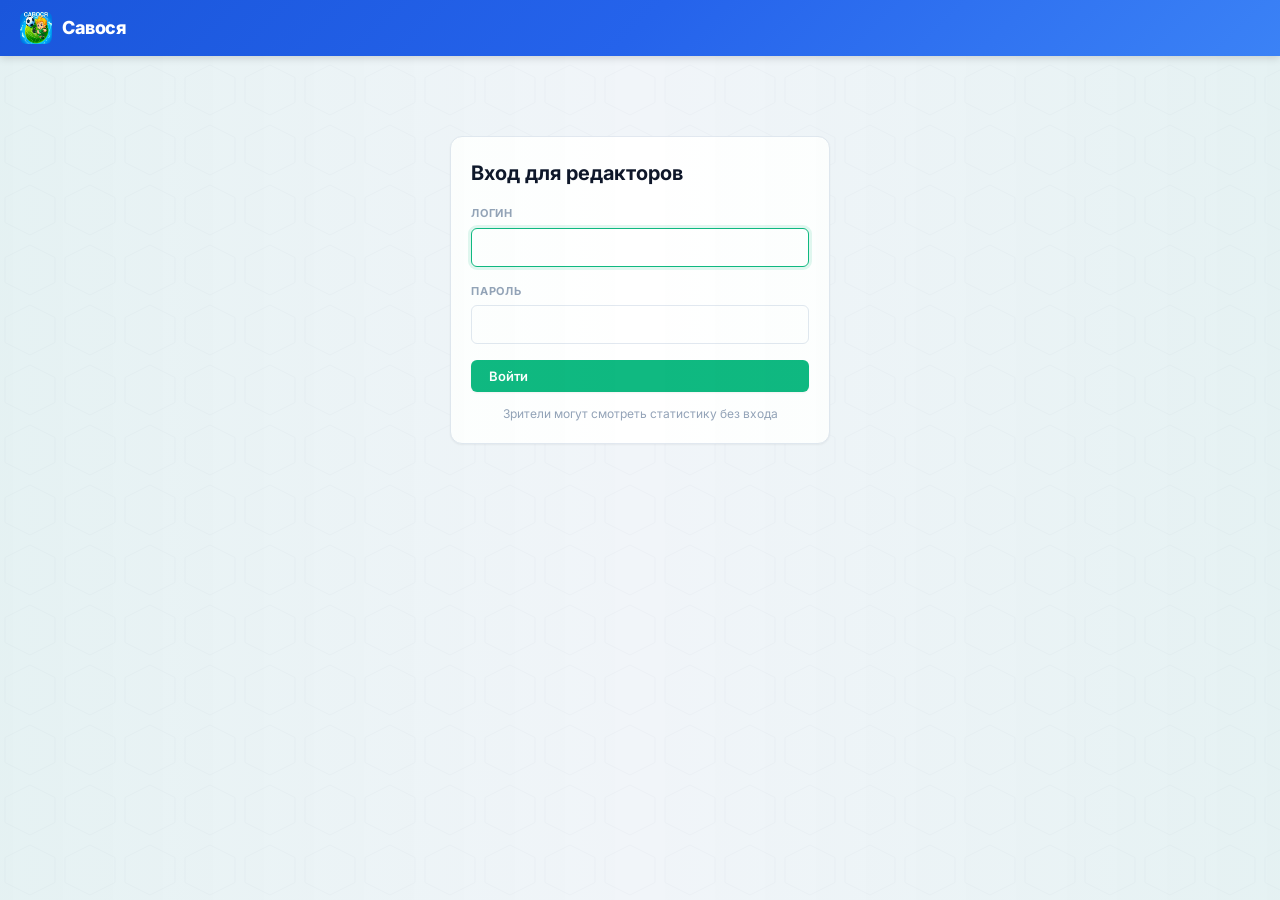
<file: templates/login.html>
<!DOCTYPE html>
<html lang="ru">
<head>
  <meta charset="UTF-8">
  <meta name="viewport" content="width=device-width, initial-scale=1.0">
  <link rel="icon" href="data:image/svg+xml,<svg xmlns='http://www.w3.org/2000/svg' viewBox='0 0 100 100'><text y='.9em' font-size='90'>⚽</text></svg>">
  <title>Вход — Савося</title>
  <link rel="stylesheet" href="/static/style.css">
</head>
<body>
  <div class="header">
    <a href="/" class="header-logo"><img src="/static/logo.png" style="width:32px;height:32px;border-radius:6px" alt=""> <span>Савося</span></a>
  </div>

  <div class="container">
    <div class="login-box">
      <div class="card">
        <h2 style="margin-bottom:16px;font-size:20px">Вход для редакторов</h2>
        <div id="error" class="hidden" style="background:var(--danger-bg);color:var(--danger);padding:8px 12px;border-radius:6px;font-size:13px;margin-bottom:12px"></div>
        <div class="form-group mb-16">
          <label>Логин</label>
          <input class="input" id="username" autocomplete="username" autofocus>
        </div>
        <div class="form-group mb-16">
          <label>Пароль</label>
          <input class="input" id="password" type="password" autocomplete="current-password">
        </div>
        <button class="btn btn-primary w-full" id="loginBtn" onclick="doLogin()">Войти</button>
        <p class="text-sm text-muted" style="margin-top:12px;text-align:center">Зрители могут смотреть статистику без входа</p>
      </div>
    </div>
  </div>

  <script src="/static/app.js"></script>
  <script>
    // If already logged in, redirect
    if (API.isLoggedIn()) window.location.href = "/";

    document.getElementById("password").addEventListener("keydown", e => { if (e.key === "Enter") doLogin(); });

    async function doLogin() {
      const username = document.getElementById("username").value.trim();
      const password = document.getElementById("password").value;
      const errEl = document.getElementById("error");
      errEl.classList.add("hidden");

      if (!username || !password) {
        errEl.textContent = "Заполните оба поля";
        errEl.classList.remove("hidden");
        return;
      }

      try {
        const btn = document.getElementById("loginBtn");
        btn.disabled = true; btn.textContent = "Вход...";
        const data = await API.post("/api/login", { username, password });
        API.login(data.token, { username: data.username, display_name: data.display_name, role: data.role });
        window.location.href = "/";
      } catch (e) {
        errEl.textContent = e.message || "Ошибка входа";
        errEl.classList.remove("hidden");
        const btn = document.getElementById("loginBtn");
        btn.disabled = false; btn.textContent = "Войти";
      }
    }
  </script>
</body>
</html>
</file>
<file: static/style.css>
/* ── Савося — Modern Football UI ── */
@import url('https://fonts.googleapis.com/css2?family=Inter:wght@400;500;600;700;800;900&display=swap');

* { margin: 0; padding: 0; box-sizing: border-box; }

:root {
  --pitch: #10b981;
  --pitch-light: #ecfdf5;
  --pitch-dark: #059669;
  --pitch-deep: #065f46;
  --accent: #f59e0b;
  --accent-light: #fffbeb;
  --bg: #f1f5f9;
  --surface: #ffffff;
  --surface-hover: #f8fafc;
  --border: #e2e8f0;
  --text: #0f172a;
  --text-secondary: #475569;
  --muted: #94a3b8;
  --danger: #ef4444;
  --danger-bg: #fef2f2;
  --win: #dcfce7;
  --win-text: #166534;
  --draw: #fef9c3;
  --draw-text: #854d0e;
  --loss-bg: #fef2f2;
  --shadow-sm: 0 1px 2px rgba(0,0,0,.05);
  --shadow: 0 1px 3px rgba(0,0,0,.1), 0 1px 2px rgba(0,0,0,.06);
  --shadow-md: 0 4px 6px rgba(0,0,0,.07), 0 2px 4px rgba(0,0,0,.06);
  --shadow-lg: 0 10px 15px rgba(0,0,0,.1), 0 4px 6px rgba(0,0,0,.05);
  --radius: 12px;
  --radius-sm: 8px;
  --radius-xs: 6px;
}

[data-theme="dark"] {
  --pitch: #34d399;
  --pitch-light: #0d2818;
  --pitch-dark: #6ee7b7;
  --pitch-deep: #a7f3d0;
  --accent: #fbbf24;
  --accent-light: #1c1a0e;
  --bg: #0f172a;
  --surface: #1e293b;
  --surface-hover: #273548;
  --border: #334155;
  --text: #f1f5f9;
  --text-secondary: #cbd5e1;
  --muted: #64748b;
  --danger: #f87171;
  --danger-bg: #1f1215;
  --win: #0d2818;
  --win-text: #6ee7b7;
  --draw: #1c1a0e;
  --draw-text: #fbbf24;
  --loss-bg: #1f1215;
  --shadow-sm: 0 1px 2px rgba(0,0,0,.2);
  --shadow: 0 1px 3px rgba(0,0,0,.3);
  --shadow-md: 0 4px 6px rgba(0,0,0,.3);
  --shadow-lg: 0 10px 15px rgba(0,0,0,.4);
}
[data-theme="dark"] .header { background: linear-gradient(135deg, #1e3a5f 0%, #1a3d6b 100%); }
[data-theme="dark"] .input, [data-theme="dark"] select.input { background: var(--bg); color: var(--text); border-color: var(--border); }
[data-theme="dark"] .modal { background: var(--surface); }
[data-theme="dark"] .modal-header { border-color: var(--border); }
[data-theme="dark"] .data-table th { background: #1e3a5f; }
[data-theme="dark"] .cross-table th { background: #1e3a5f; }
[data-theme="dark"] .cross-table td.team-name { background: var(--surface); }
[data-theme="dark"] .cross-table td.self { background: var(--bg); }

body {
  font-family: 'Inter', -apple-system, BlinkMacSystemFont, 'Segoe UI', sans-serif;
  background: var(--bg) url("data:image/svg+xml,%3Csvg width='60' height='60' xmlns='http://www.w3.org/2000/svg'%3E%3Cpath d='M30 5L55 17.5V42.5L30 55L5 42.5V17.5Z' fill='none' stroke='%2394a3b820' stroke-width='.5'/%3E%3C/svg%3E") repeat;
  color: var(--text);
  font-size: 14px;
  line-height: 1.6;
  min-height: 100vh;
  -webkit-font-smoothing: antialiased;
}

/* ── Header ── */
.header {
  background: linear-gradient(135deg, #1a56db 0%, #2563eb 50%, #3b82f6 100%);
  color: #fff;
  padding: 0 20px;
  height: 56px;
  display: flex;
  align-items: center;
  justify-content: space-between;
  position: sticky;
  top: 0;
  z-index: 100;
  box-shadow: 0 2px 8px rgba(0,0,0,.15);
}
.header-logo {
  display: flex; align-items: center; gap: 10px;
  text-decoration: none; color: #fff;
}
.header-logo span {
  font-weight: 800; font-size: 18px; letter-spacing: -0.5px;
}
.header-actions { display: flex; align-items: center; gap: 6px; }

/* ── Buttons ── */
.btn {
  display: inline-flex; align-items: center; gap: 6px;
  padding: 8px 18px; border-radius: var(--radius-xs); border: none;
  cursor: pointer; font-weight: 600; font-size: 13px;
  font-family: inherit;
  transition: all .2s ease;
  box-shadow: var(--shadow-sm);
}
.btn:hover { transform: translateY(-1px); box-shadow: var(--shadow); }
.btn:active { transform: translateY(0); }
.btn-primary { background: var(--pitch); color: #fff; }
.btn-primary:hover { background: var(--pitch-dark); }
.btn-ghost {
  background: var(--surface); color: var(--text-secondary);
  border: 1px solid var(--border); box-shadow: none;
}
.btn-ghost:hover { background: var(--surface-hover); border-color: var(--pitch); color: var(--pitch); }
.btn-danger { background: var(--danger); color: #fff; }
.btn-accent { background: var(--accent); color: #fff; }
.btn-accent:hover { background: #d97706; }
.btn-sm { padding: 5px 12px; font-size: 12px; }
.btn-header {
  background: rgba(255,255,255,.12); color: #fff; border: 1px solid rgba(255,255,255,.2);
  padding: 6px 14px; border-radius: var(--radius-xs); font-size: 12px;
  cursor: pointer; font-weight: 600; font-family: inherit;
  transition: all .2s;
}
.btn-header:hover { background: rgba(255,255,255,.22); }

/* ── Layout ── */
.container { max-width: 920px; margin: 0 auto; padding: 20px 16px; position: relative; }

@media (min-width: 1000px) {
  .container::before, .container::after {
    content: ''; position: fixed; top: 56px; bottom: 0; width: 50%;
    pointer-events: none; z-index: 0;
  }
  .container::before {
    left: 0;
    background: linear-gradient(90deg, var(--pitch) 0%, transparent 100%);
    opacity: .05;
  }
  .container::after {
    right: 0;
    background: linear-gradient(270deg, var(--pitch) 0%, transparent 100%);
    opacity: .05;
  }
}
.card {
  background: var(--surface); border-radius: var(--radius);
  border: 1px solid var(--border); padding: 20px; margin-bottom: 16px;
  box-shadow: var(--shadow-sm);
  transition: box-shadow .2s, border-color .2s;
}
.card:hover { box-shadow: var(--shadow); }
.card-accent { border-left: 4px solid var(--pitch); }

/* ── Forms ── */
.input, select.input {
  font-family: inherit; font-size: 14px; padding: 10px 14px;
  border-radius: var(--radius-xs); border: 1px solid var(--border);
  background: var(--surface); width: 100%; outline: none;
  transition: border-color .2s, box-shadow .2s;
  color: var(--text);
}
.input:focus { border-color: var(--pitch); box-shadow: 0 0 0 3px rgba(16,185,129,.12); }
.input-score {
  width: 64px; text-align: center; font-size: 24px;
  font-weight: 800; padding: 8px 4px; border-radius: var(--radius-sm);
}
.form-row { display: flex; gap: 10px; flex-wrap: wrap; margin-bottom: 14px; align-items: flex-end; }
.form-group { display: flex; flex-direction: column; gap: 5px; }
.form-group label {
  font-size: 11px; font-weight: 700; color: var(--muted);
  text-transform: uppercase; letter-spacing: .8px;
}

/* ── Tabs ── */
.tabs {
  display: flex; gap: 2px; margin-bottom: 20px;
  background: var(--border); border-radius: var(--radius-sm);
  padding: 3px; overflow-x: auto; -webkit-overflow-scrolling: touch;
}
.tab {
  padding: 9px 16px; border: none; cursor: pointer; font-weight: 600; font-size: 13px;
  background: transparent; color: var(--muted);
  border-radius: var(--radius-xs); white-space: nowrap;
  font-family: inherit; transition: all .2s;
}
.tab.active {
  background: var(--surface); color: var(--pitch);
  box-shadow: var(--shadow-sm);
}
.tab:hover:not(.active) { color: var(--text-secondary); }

/* ── Badge ── */
.badge {
  display: inline-flex; align-items: center; justify-content: center;
  padding: 3px 10px; border-radius: 20px;
  font-size: 11px; font-weight: 700; letter-spacing: .3px;
}
.badge-pitch { background: var(--pitch-light); color: var(--pitch-deep); }
.badge-accent { background: var(--accent-light); color: var(--accent); }
.badge-win { background: var(--win); color: var(--win-text); }
.badge-draw { background: var(--draw); color: var(--draw-text); }
.badge-loss { background: var(--loss-bg); color: var(--danger); }

/* ── Data Table ── */
.data-table { width: 100%; border-collapse: separate; border-spacing: 0; font-size: 13px; }
.data-table th {
  padding: 10px 12px; text-align: left; font-size: 11px; font-weight: 700;
  color: #fff; text-transform: uppercase; letter-spacing: .6px;
  background: linear-gradient(135deg, #1a56db, #3b82f6);
}
.data-table th:first-child { border-radius: var(--radius-sm) 0 0 0; }
.data-table th:last-child { border-radius: 0 var(--radius-sm) 0 0; }
.data-table td {
  padding: 10px 12px; border-bottom: 1px solid var(--border);
  transition: background .15s;
}
.data-table tbody tr:hover { background: var(--surface-hover); }
.data-table th.center, .data-table td.center { text-align: center; }
.data-table tr.highlight { background: var(--win); }
.data-table tr.highlight:hover { background: var(--win); }

/* ── Match card ── */
.match-card {
  display: flex; align-items: center; gap: 10px; padding: 14px 16px;
  background: var(--surface); border: 1px solid var(--border);
  border-radius: var(--radius-sm); margin-bottom: 6px; cursor: pointer;
  transition: all .2s ease; box-shadow: var(--shadow-sm);
}
.match-card:hover {
  border-color: var(--pitch); box-shadow: var(--shadow-md);
  transform: translateY(-1px);
}
.match-teams {
  flex: 1; display: flex; align-items: center;
  justify-content: center; gap: 8px; text-align: center;
}
.match-team { font-weight: 700; flex: 1; font-size: 14px; }
.match-team:first-child { text-align: right; }
.match-team:last-child { text-align: left; }
.match-score {
  font-weight: 900; font-size: 22px; min-width: 60px;
  text-align: center; color: var(--text);
  background: var(--pitch-light); border-radius: var(--radius-xs);
  padding: 4px 8px;
}
.match-vs {
  color: var(--muted); min-width: 50px; text-align: center;
  font-weight: 500; font-size: 12px; text-transform: uppercase;
}
.date-header {
  font-size: 12px; font-weight: 700; color: var(--pitch);
  text-transform: uppercase; letter-spacing: 1px;
  padding: 10px 0 6px; border-bottom: 2px solid var(--pitch-light);
  margin-bottom: 8px; margin-top: 16px;
}

/* ── Leaderboard ── */
.lb-row {
  display: flex; align-items: center; gap: 14px;
  padding: 12px 16px; border-bottom: 1px solid var(--border);
  transition: background .15s; cursor: pointer;
  border-radius: var(--radius-xs);
}
.lb-row:hover { background: var(--surface-hover); }
.lb-row.top { background: var(--accent-light); border-radius: var(--radius-sm); border: 1px solid var(--accent); margin-bottom: 4px; }
.lb-pos { width: 30px; font-weight: 900; color: var(--muted); font-size: 14px; }
.lb-pos.gold { color: var(--accent); font-size: 20px; }
.lb-info { flex: 1; }
.lb-name { font-weight: 700; font-size: 14px; }
.lb-team { font-size: 12px; color: var(--muted); margin-top: 1px; }
.lb-count {
  font-weight: 900; padding: 6px 14px; border-radius: 20px;
  background: var(--pitch-light); color: var(--pitch-deep);
  font-size: 15px;
}
.lb-count.gold { background: var(--accent); color: #fff; }

/* ── Cross table ── */
.cross-table { border-collapse: separate; border-spacing: 0; font-size: 12px; }
.cross-table th, .cross-table td {
  padding: 8px 10px; border: 1px solid var(--border);
  text-align: center; min-width: 55px;
}
.cross-table th {
  background: linear-gradient(135deg, #1a56db, #3b82f6);
  color: #fff; font-size: 11px; white-space: nowrap; font-weight: 700;
}
.cross-table td.team-name {
  text-align: left; font-weight: 700; white-space: nowrap;
  background: var(--surface); position: sticky; left: 0;
}
.cross-table td.self { background: var(--bg); color: var(--muted); }
.cross-table td.cell-win { background: var(--win); color: var(--win-text); font-weight: 700; }
.cross-table td.cell-draw { background: var(--draw); color: var(--draw-text); font-weight: 700; }
.cross-table td.cell-loss { background: var(--loss-bg); color: var(--danger); font-weight: 700; }

/* ── Modal ── */
.modal-overlay {
  position: fixed; inset: 0; background: rgba(0,0,0,.5);
  backdrop-filter: blur(4px); z-index: 1000;
  display: flex; align-items: center; justify-content: center; padding: 16px;
  animation: fadeIn .2s ease;
}
.modal {
  background: var(--surface); border-radius: var(--radius);
  width: 100%; max-width: 560px; max-height: 90vh; overflow-y: auto;
  box-shadow: var(--shadow-lg); animation: slideUp .25s ease;
}
.modal-header {
  display: flex; justify-content: space-between; align-items: center;
  padding: 16px 20px; border-bottom: 1px solid var(--border);
}
.modal-header h3 { font-size: 17px; font-weight: 800; }
.modal-body { padding: 20px; }
.modal-close {
  background: var(--bg); border: none; font-size: 18px; cursor: pointer;
  color: var(--muted); width: 32px; height: 32px; border-radius: 50%;
  display: flex; align-items: center; justify-content: center;
  transition: all .2s;
}
.modal-close:hover { background: var(--danger-bg); color: var(--danger); }

/* ── Score block ── */
.score-block {
  background: linear-gradient(135deg, var(--pitch-light), var(--surface));
  border: 1px solid var(--border);
  border-radius: var(--radius); padding: 20px;
  display: flex; align-items: center; justify-content: center;
  gap: 16px; margin-bottom: 20px;
}
.score-team { text-align: center; }
.score-team-name { font-weight: 800; font-size: 15px; margin-bottom: 8px; }
.score-sep { font-size: 28px; font-weight: 300; color: var(--muted); }

/* ── Toast ── */
.toast {
  position: fixed; bottom: 24px; left: 50%; transform: translateX(-50%);
  background: var(--text); color: #fff; padding: 12px 28px;
  border-radius: 50px; font-size: 13px; font-weight: 600;
  z-index: 2000; box-shadow: var(--shadow-lg);
  animation: slideUp .3s ease;
}

/* ── Grid ── */
.group-grid {
  display: grid; grid-template-columns: repeat(auto-fill, minmax(240px, 1fr));
  gap: 16px; margin-bottom: 24px;
}

/* ── Login ── */
.login-box { max-width: 380px; margin: 60px auto; }

/* ── Empty ── */
.empty {
  color: var(--muted); font-size: 14px; text-align: center;
  padding: 48px 20px; background: var(--surface);
  border-radius: var(--radius); border: 2px dashed var(--border);
}

/* ── Team logos ── */
.team-logo { width: 26px; height: 26px; border-radius: 6px; object-fit: contain; vertical-align: middle; margin-right: 8px; }
.team-logo-lg { width: 72px; height: 72px; border-radius: 12px; object-fit: contain; }
.team-logo-placeholder {
  width: 26px; height: 26px; border-radius: 6px;
  background: var(--pitch-light); display: inline-flex;
  align-items: center; justify-content: center;
  font-size: 14px; vertical-align: middle; margin-right: 8px;
}

/* ── Helpers ── */
.flex { display: flex; }
.gap-8 { gap: 8px; }
.gap-12 { gap: 12px; }
.items-center { align-items: center; }
.justify-between { justify-content: space-between; }
.flex-wrap { flex-wrap: wrap; }
.text-muted { color: var(--muted); }
.text-sm { font-size: 12px; }
.text-xs { font-size: 11px; }
.font-bold { font-weight: 700; }
.mb-4 { margin-bottom: 4px; }
.mb-8 { margin-bottom: 8px; }
.mb-16 { margin-bottom: 16px; }
.mt-12 { margin-top: 12px; }
.hidden { display: none !important; }
.overflow-x { overflow-x: auto; }
.w-full { width: 100%; }

/* ── Animations ── */
@keyframes fadeIn { from { opacity: 0; } to { opacity: 1; } }
@keyframes slideUp { from { opacity: 0; transform: translateY(12px); } to { opacity: 1; transform: translateY(0); } }

/* ── Responsive ── */
@media (max-width: 640px) {
  .header { padding: 0 12px; height: 50px; }
  .header-logo span { font-size: 15px; }
  .container { padding: 12px 10px; }
  .card { padding: 14px; border-radius: var(--radius-sm); }
  .tab { padding: 7px 11px; font-size: 12px; }
  .match-team { font-size: 13px; }
  .match-score { font-size: 18px; min-width: 50px; }
  .data-table { font-size: 12px; }
  .data-table th, .data-table td { padding: 7px 8px; }
  .group-grid { grid-template-columns: 1fr; }
  .btn { padding: 7px 14px; }
  .lb-row { padding: 10px 12px; }
}

/* ── Form dots ── */
.form-dots { display: inline-flex; gap: 3px; align-items: center; }
.form-dot { width: 8px; height: 8px; border-radius: 50%; display: inline-block; }
.form-dot.W { background: #10b981; }
.form-dot.D { background: #f59e0b; }
.form-dot.L { background: #ef4444; }
[data-theme="dark"] .form-dot.W { background: #34d399; }
[data-theme="dark"] .form-dot.D { background: #fbbf24; }
[data-theme="dark"] .form-dot.L { background: #f87171; }

/* ── Match card v2 ── */
.match-card-v2 {
  display: flex; align-items: center; padding: 12px 16px;
  background: var(--surface); border: 1px solid var(--border);
  border-radius: var(--radius-sm); margin-bottom: 6px; cursor: pointer;
  transition: all .2s ease; box-shadow: var(--shadow-sm);
}
.match-card-v2:hover { border-color: var(--pitch); box-shadow: var(--shadow-md); transform: translateY(-1px); }
.match-center { flex: 0 0 auto; display: flex; flex-direction: column; align-items: center; gap: 2px; min-width: 80px; }
.match-round-label { font-size: 10px; font-weight: 700; color: var(--muted); text-transform: uppercase; letter-spacing: 1px; }
.match-score-row { display: flex; align-items: center; gap: 10px; }
.match-team-v2 { font-weight: 700; font-size: 14px; flex: 1; overflow: hidden; text-overflow: ellipsis; white-space: nowrap; }
.match-team-v2.left { text-align: right; }
.match-team-v2.right { text-align: left; }
.match-score-v2 { font-weight: 900; font-size: 22px; background: var(--pitch-light); padding: 4px 12px; border-radius: var(--radius-xs); color: var(--text); min-width: 65px; text-align: center; }
.match-vs-v2 { font-size: 12px; color: var(--muted); font-weight: 500; text-transform: uppercase; min-width: 65px; text-align: center; }
.match-gk-label { font-size: 11px; color: var(--accent); font-weight: 600; }

/* ── Dashboard ── */
.dash-section { margin-bottom: 24px; }
.dash-title { font-size: 13px; font-weight: 800; color: var(--muted); text-transform: uppercase; letter-spacing: 1px; margin-bottom: 12px; }
.dash-match { display: flex; align-items: center; gap: 8px; padding: 10px 14px; background: var(--surface); border: 1px solid var(--border); border-radius: var(--radius-sm); margin-bottom: 6px; transition: all .15s; text-decoration: none; color: var(--text); }
.dash-match:hover { border-color: var(--pitch); box-shadow: var(--shadow); }
.dash-logo { width: 22px; height: 22px; border-radius: 4px; object-fit: contain; }
.dash-score { font-weight: 900; font-size: 16px; min-width: 45px; text-align: center; }
.dash-team { font-weight: 600; font-size: 13px; flex: 1; }
.dash-team.right { text-align: right; }
.dash-group-tag { font-size: 10px; color: var(--muted); font-weight: 600; }
.dash-top-scorer { display: flex; align-items: center; gap: 16px; padding: 16px; background: linear-gradient(135deg, var(--accent-light), var(--surface)); border: 1px solid var(--accent); border-radius: var(--radius); }
</file>
